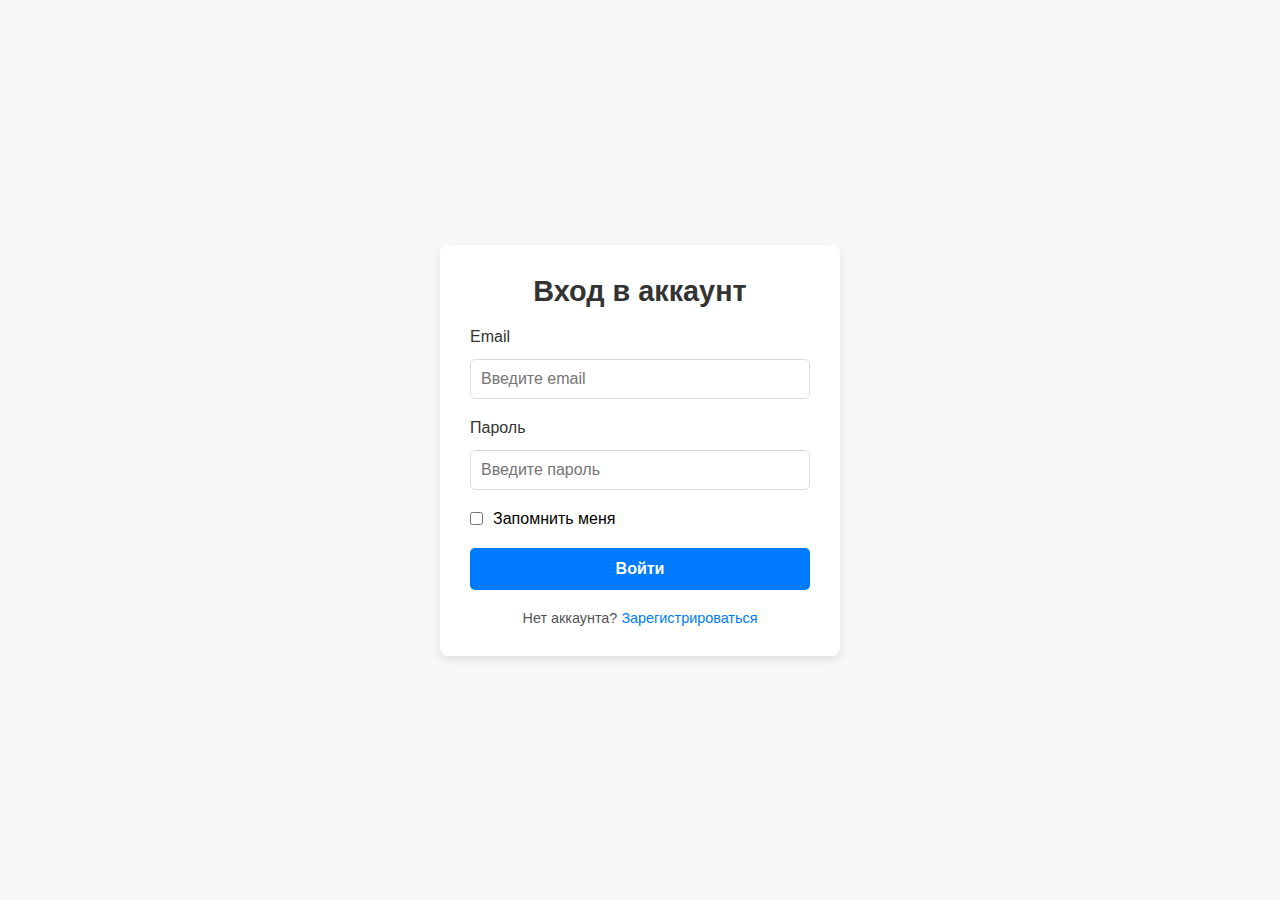
<file: B.html>
<html>
<head>
    <title>Вход в аккаунт - GUBAY</title>
    <style>
        * {
            margin: 0;
            padding: 0;
            box-sizing: border-box;
        }

        body {
            font-family: "Helvetica Neue", sans-serif;
            background-color: #f8f8f8;
            display: flex;
            justify-content: center;
            align-items: center;
            height: 100vh;
            margin: 0;
        }

        .login-container {
            background: #fff;
            border-radius: 8px;
            padding: 30px;
            box-shadow: 0px 4px 10px rgba(0, 0, 0, 0.1);
            width: 100%;
            max-width: 400px;
        }

        .login-container h2 {
            text-align: center;
            font-size: 1.8em;
            margin-bottom: 20px;
            color: #333;
        }

        .input-container {
            margin-bottom: 20px;
        }

        .input-container label {
            display: block;
            font-size: 1em;
            margin-bottom: 8px;
            color: #333;
        }

        .input-container input {
            width: 100%;
            padding: 10px;
            font-size: 1em;
            border: 1px solid #ddd;
            border-radius: 5px;
            margin-top: 5px;
        }

        .remember-container {
            display: flex;
            align-items: center;
            margin-bottom: 20px;
        }

        .remember-container input {
            margin-right: 10px;
        }

        .login-btn {
            display: inline-block;
            width: 100%;
            padding: 12px;
            background-color: #007bff;
            color: white;
            text-align: center;
            text-decoration: none;
            font-weight: bold;
            border-radius: 5px;
            transition: background-color 0.3s;
        }

        .login-btn:hover {
            background-color: #0056b3;
        }

        .login-btn:active {
            transform: scale(0.98);
            transition: transform 0.1s;
        }

        footer {
            text-align: center;
            margin-top: 20px;
            font-size: 0.9em;
            color: #555;
        }

        footer a {
            color: #007bff;
            text-decoration: none;
        }

        footer a:hover {
            text-decoration: underline;
        }
    </style>
</head>
<body>

    <div class="login-container">
        <h2>Вход в аккаунт</h2>
        <form action="https://www.example.com" method="POST">
            <div class="input-container">
                <label for="email">Email</label>
                <input type="email" id="email" name="email" placeholder="Введите email" required>
            </div>
            <div class="input-container">
                <label for="password">Пароль</label>
                <input type="password" id="password" name="password" placeholder="Введите пароль" required>
            </div>
            <div class="remember-container">
                <input type="checkbox" id="remember" name="remember">
                <label for="remember">Запомнить меня</label>
            </div>
            <a href="Magazin.html" class="login-btn">Войти</a>
        </form>

        <footer>
            <p>Нет аккаунта? <a href="R.html">Зарегистрироваться</a></p>
        </footer>
    </div>

</body>
</html>
</file>
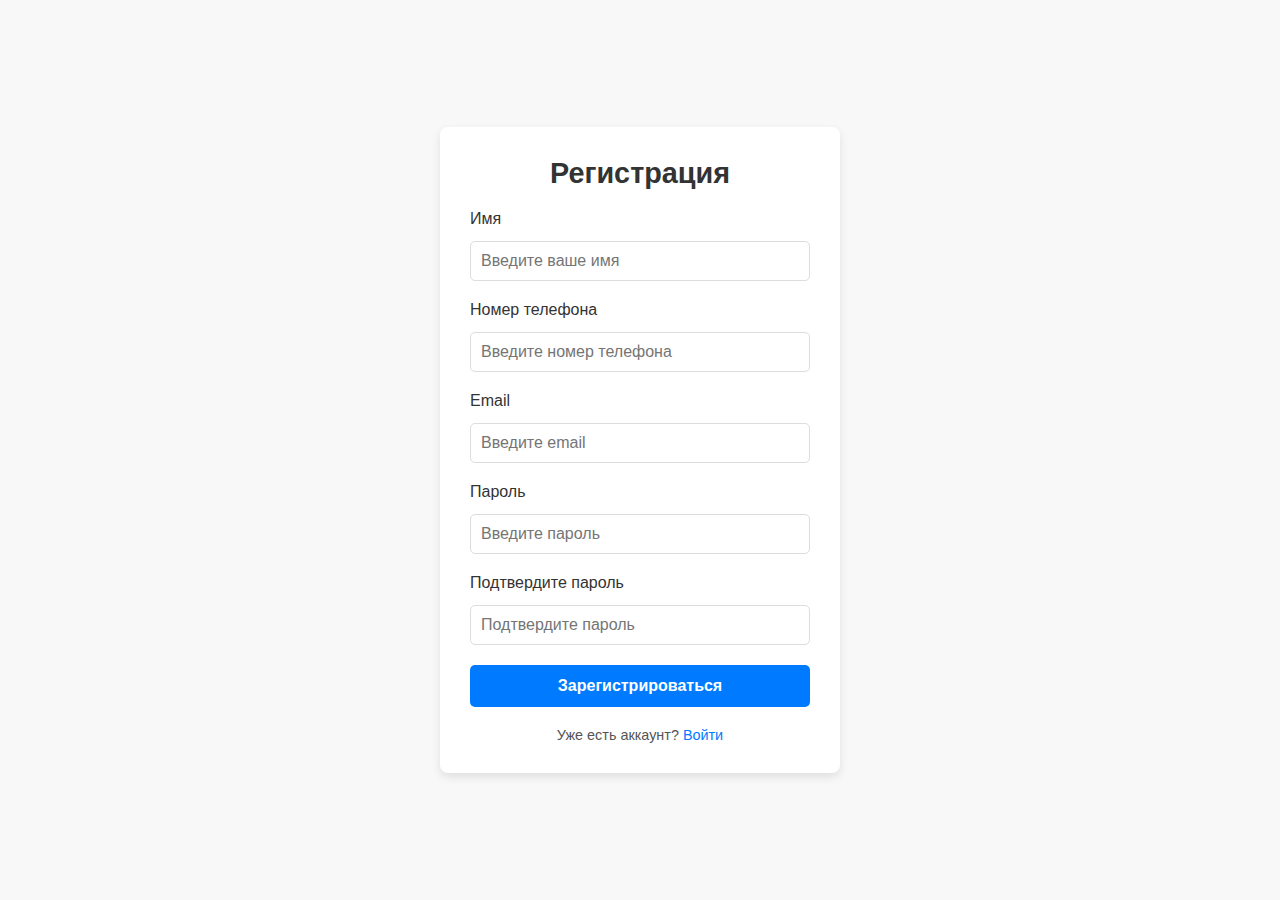
<file: R.html>
<html>
<head>
    <title>Регистрация - GUBAY</title>
    <style>
        * {
            margin: 0;
            padding: 0;
            box-sizing: border-box;
        }

        body {
            font-family: "Helvetica Neue", sans-serif;
            background-color: #f8f8f8;
            display: flex;
            justify-content: center;
            align-items: center;
            height: 100vh;
            margin: 0;
        }

        .register-container {
            background: #fff;
            border-radius: 8px;
            padding: 30px;
            box-shadow: 0px 4px 10px rgba(0, 0, 0, 0.1);
            width: 100%;
            max-width: 400px;
        }

        .register-container h2 {
            text-align: center;
            font-size: 1.8em;
            margin-bottom: 20px;
            color: #333;
        }

        .input-container {
            margin-bottom: 20px;
        }

        .input-container label {
            display: block;
            font-size: 1em;
            margin-bottom: 8px;
            color: #333;
        }

        .input-container input {
            width: 100%;
            padding: 10px;
            font-size: 1em;
            border: 1px solid #ddd;
            border-radius: 5px;
            margin-top: 5px;
        }

        .register-btn {
            display: inline-block;
            width: 100%;
            padding: 12px;
            background-color: #007bff;
            color: white;
            text-align: center;
            text-decoration: none;
            font-weight: bold;
            border-radius: 5px;
            transition: background-color 0.3s;
        }

        .register-btn:hover {
            background-color: #0056b3;
        }

        .register-btn:active {
            transform: scale(0.98);
            transition: transform 0.1s;
        }

        footer {
            text-align: center;
            margin-top: 20px;
            font-size: 0.9em;
            color: #555;
        }

        footer a {
            color: #007bff;
            text-decoration: none;
        }

        footer a:hover {
            text-decoration: underline;
        }
    </style>
</head>
<body>

    <div class="register-container">
        <h2>Регистрация</h2>
        <form action="https://www.example.com/register" method="POST">
            <div class="input-container">
                <label for="name">Имя</label>
                <input type="text" id="name" name="name" placeholder="Введите ваше имя" required>
            </div>
            <div class="input-container">
                <label for="phone">Номер телефона</label>
                <input type="tel" id="phone" name="phone" placeholder="Введите номер телефона" required>
            </div>
            <div class="input-container">
                <label for="email">Email</label>
                <input type="email" id="email" name="email" placeholder="Введите email" required>
            </div>
            <div class="input-container">
                <label for="password">Пароль</label>
                <input type="password" id="password" name="password" placeholder="Введите пароль" required>
            </div>
            <div class="input-container">
                <label for="confirm-password">Подтвердите пароль</label>
                <input type="password" id="confirm-password" name="confirm-password" placeholder="Подтвердите пароль" required>
            </div>
            <a href="Magazin.html" class="register-btn">Зарегистрироваться</a>
        </form>

        <footer>
            <p>Уже есть аккаунт? <a href="B.html">Войти</a></p>
        </footer>
    </div>

</body>
</html>
</file>
